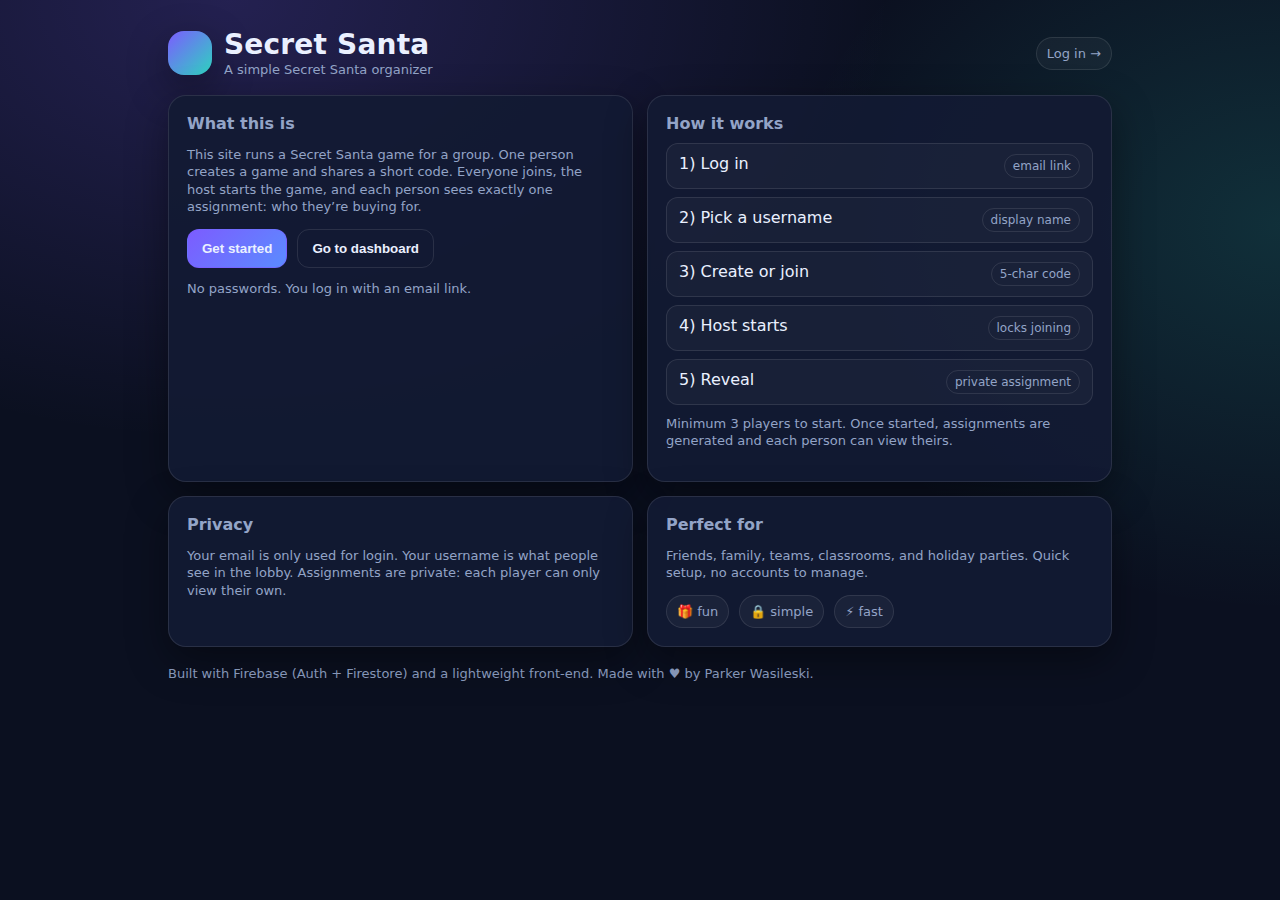
<file: docs/index.html>
<!doctype html>
<html lang="en">
<head>
  <meta charset="UTF-8" />
  <meta name="viewport" content="width=device-width, initial-scale=1.0" />
  <title>Secret Santa</title>
  <link rel="stylesheet" href="./style.css" />
</head>
<body>
  <div class="container">
    <div class="header">
      <div class="brand">
        <div class="logo"></div>
        <div>
          <h1>Secret Santa</h1>
          <div class="small">A simple Secret Santa organizer</div>
        </div>
      </div>

      <a class="pill" href="./login.html">Log in →</a>
    </div>

    <div class="grid two">
      <div class="card">
        <h2>What this is</h2>
        <p class="small">
          This site runs a Secret Santa game for a group. One person creates a game and shares a short code.
          Everyone joins, the host starts the game, and each person sees exactly one assignment:
          who they’re buying for.
        </p>

        <div class="row" style="margin-top:12px;">
          <a href="./login.html"><button class="primary">Get started</button></a>
          <a href="./dashboard.html"><button class="ghost">Go to dashboard</button></a>
        </div>

        <p class="small" style="margin-top:12px;">
          No passwords. You log in with an email link.
        </p>
      </div>

      <div class="card">
        <h2>How it works</h2>
        <ul>
          <li><span>1) Log in</span><span class="badge">email link</span></li>
          <li><span>2) Pick a username</span><span class="badge">display name</span></li>
          <li><span>3) Create or join</span><span class="badge">5-char code</span></li>
          <li><span>4) Host starts</span><span class="badge">locks joining</span></li>
          <li><span>5) Reveal</span><span class="badge">private assignment</span></li>
        </ul>
        <p class="small" style="margin-top:10px;">
          Minimum 3 players to start. Once started, assignments are generated and each person can view theirs.
        </p>
      </div>

      <div class="card">
        <h2>Privacy</h2>
        <p class="small">
          Your email is only used for login. Your username is what people see in the lobby.
          Assignments are private: each player can only view their own.
        </p>
      </div>

      <div class="card">
        <h2>Perfect for</h2>
        <p class="small">
          Friends, family, teams, classrooms, and holiday parties. Quick setup, no accounts to manage.
        </p>

        <div class="row" style="margin-top:12px;">
          <span class="pill">🎁 fun</span>
          <span class="pill">🔒 simple</span>
          <span class="pill">⚡ fast</span>
        </div>
      </div>
    </div>

    <p class="small" style="margin-top:18px; opacity:.9;">
      Built with Firebase (Auth + Firestore) and a lightweight front-end.
      Made with ♥ by Parker Wasileski.
    </p>
  </div>
</body>
</html>
</file>
<file: docs/style.css>
:root{
  --bg:#0b1020;
  --card:#121a33;
  --muted:#93a4c7;
  --text:#eaf0ff;
  --accent:#7c5cff;
  --accent2:#2dd4bf;
  --danger:#ff4d6d;
  --border:rgba(255,255,255,.10);
  --shadow:0 14px 40px rgba(0,0,0,.40);
}

*{box-sizing:border-box}
html,body{height:100%}
body{
  margin:0;
  font-family: ui-sans-serif, system-ui, -apple-system, Segoe UI, Roboto, Arial, sans-serif;
  color:var(--text);
  background:
    radial-gradient(1200px 800px at 18% 0%, rgba(124,92,255,.22), transparent 55%),
    radial-gradient(900px 700px at 100% 25%, rgba(45,212,191,.16), transparent 55%),
    var(--bg);
}

a{color:inherit;text-decoration:none}
.container{
  max-width: 980px;
  margin: 0 auto;
  padding: 28px 18px 64px;
}
.header{
  display:flex;
  align-items:center;
  justify-content:space-between;
  gap:14px;
  margin-bottom: 16px;
}
.brand{display:flex;align-items:center;gap:12px}
.logo{
  width:44px;height:44px;border-radius:16px;
  background:linear-gradient(135deg,var(--accent),var(--accent2));
  box-shadow:var(--shadow);
}
h1{margin:0;font-size:28px;letter-spacing:.2px}
.small{color:var(--muted);font-size:13px;line-height:1.35}

.grid{display:grid;gap:14px}
@media (min-width: 760px){
  .grid.two{grid-template-columns: 1fr 1fr;}
}

.card{
  background:rgba(18,26,51,.92);
  border:1px solid var(--border);
  border-radius:18px;
  padding:18px;
  box-shadow:var(--shadow);
}
.card h2{
  margin:0 0 10px;
  font-size:16px;
  color:var(--muted);
  font-weight:700;
}

.row{display:flex;gap:10px;align-items:center;flex-wrap:wrap}
.spacer{flex:1}

label{display:block;color:var(--muted);font-size:13px;margin:0 0 6px}
input{
  width:100%;
  padding:12px 12px;
  border-radius:12px;
  border:1px solid var(--border);
  background:rgba(255,255,255,.04);
  color:var(--text);
  outline:none;
}
input:focus{
  border-color: rgba(124,92,255,.55);
  box-shadow:0 0 0 4px rgba(124,92,255,.14);
}

button{
  padding:11px 14px;
  border-radius:12px;
  border:1px solid var(--border);
  background:rgba(255,255,255,.06);
  color:var(--text);
  cursor:pointer;
  font-weight:700;
}
button.primary{
  background:linear-gradient(135deg,var(--accent),#5b8cff);
  border-color: rgba(124,92,255,.45);
}
button.ghost{background:transparent}
button.danger{background:rgba(255,77,109,.16); border-color: rgba(255,77,109,.35)}
button:disabled{opacity:.45; cursor:not-allowed}

.pill{
  display:inline-flex;
  align-items:center;
  gap:8px;
  padding:8px 10px;
  border-radius:999px;
  border:1px solid var(--border);
  background:rgba(255,255,255,.04);
  color:var(--muted);
  font-size:13px;
}
.code{
  font-family: ui-monospace, SFMono-Regular, Menlo, Monaco, Consolas, "Liberation Mono", monospace;
  letter-spacing:.8px;
  color:var(--text);
}

ul{margin:10px 0 0;padding:0;list-style:none}
li{
  display:flex;
  justify-content:space-between;
  gap:10px;
  padding:10px 12px;
  border:1px solid var(--border);
  background:rgba(255,255,255,.03);
  border-radius:12px;
  margin-bottom:8px;
}
.badge{
  font-size:12px;
  color:var(--muted);
  border:1px solid var(--border);
  padding:4px 8px;
  border-radius:999px;
}

.toast{
  position:fixed;
  left:50%;
  bottom:18px;
  transform:translateX(-50%);
  background:rgba(18,26,51,.96);
  border:1px solid var(--border);
  box-shadow:var(--shadow);
  padding:10px 12px;
  border-radius:14px;
  color:var(--text);
  font-size:13px;
  opacity:0;
  pointer-events:none;
  transition: opacity .18s ease, transform .18s ease;
}
.toast.show{opacity:1; transform:translateX(-50%) translateY(-2px)}
</file>
